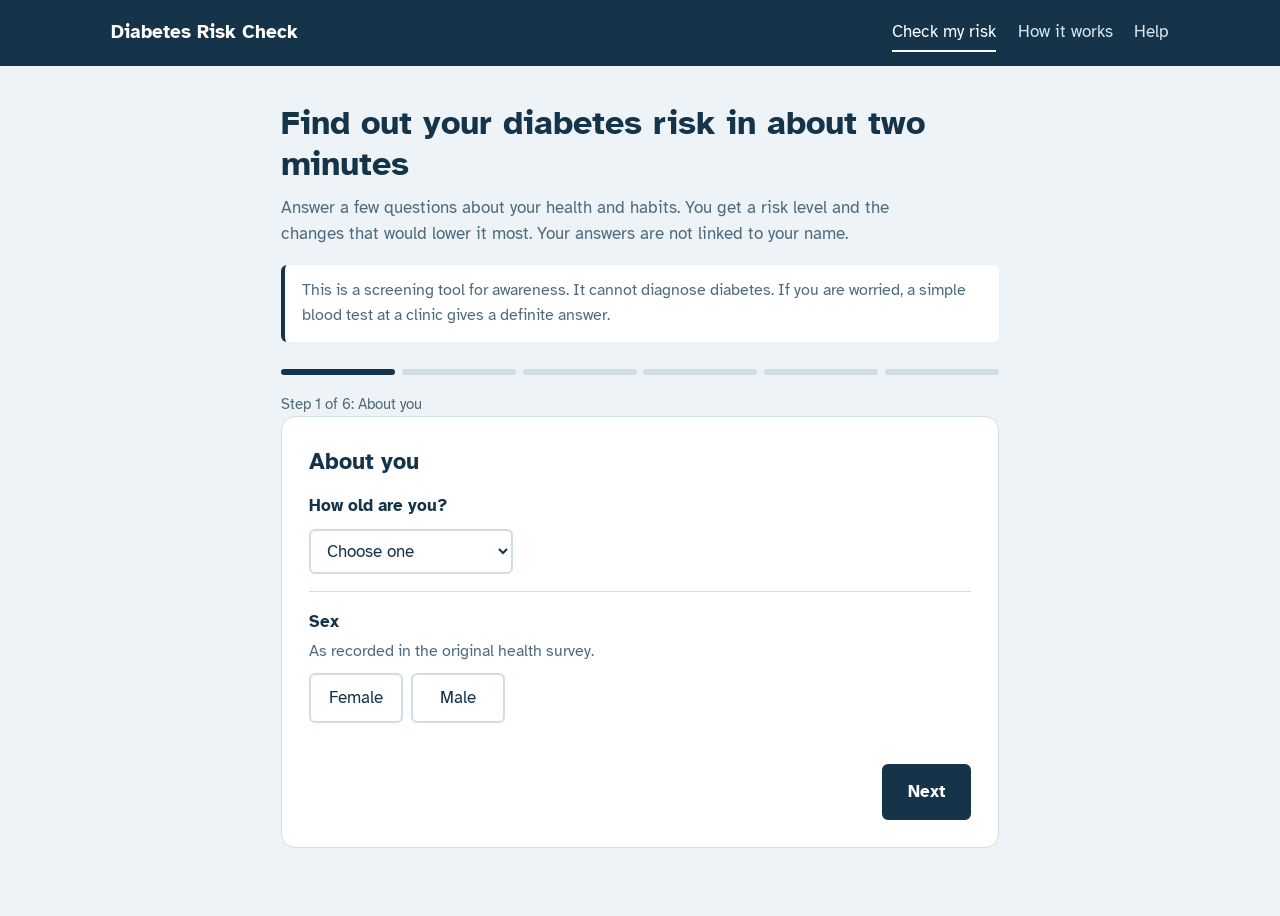
<file: frontend/html/index.html>
<!doctype html>
<html lang="en">
<head>
  <meta charset="utf-8">
  <meta name="viewport" content="width=device-width, initial-scale=1">
  <title>Diabetes Risk Check</title>
  <link rel="preconnect" href="https://fonts.googleapis.com">
  <link href="https://fonts.googleapis.com/css2?family=Atkinson+Hyperlegible:wght@400;700&display=swap" rel="stylesheet">
  <link rel="stylesheet" href="css/style.css">
</head>
<body>
  <header class="topbar"><div class="inner">
    <a class="brand" href="index.html">Diabetes Risk Check</a>
    <nav aria-label="Main">
      <a href="index.html" aria-current="page">Check my risk</a>
      <a href="pipeline.html">How it works</a>
      <a href="manual.html">Help</a>
    </nav>
  </div></header>

  <main>
    <section id="intro">
      <h1>Find out your diabetes risk in about two minutes</h1>
      <p class="lead">Answer a few questions about your health and habits. You get a risk level and the
        changes that would lower it most. Your answers are not linked to your name.</p>
      <p class="notice">This is a screening tool for awareness. It cannot diagnose diabetes. If you are worried,
        a simple blood test at a clinic gives a definite answer.</p>
    </section>

    <section id="wizard" aria-live="polite">
      <ol class="steps" id="steps" aria-hidden="true"></ol>
      <p class="step-count" id="step-count"></p>
      <form class="panel" id="form" novalidate>
        <div id="step-body"></div>
        <div class="actions">
          <button type="button" class="btn btn-ghost" id="back">Back</button>
          <button type="submit" class="btn btn-primary" id="next">Next</button>
        </div>
        <div class="error-box" id="form-error" role="alert" hidden></div>
      </form>
    </section>

    <section id="result" hidden aria-live="polite" tabindex="-1"></section>
  </main>

  <script src="js/config.js"></script>
  <script src="js/app.js"></script>
</body>
</html>
</file>
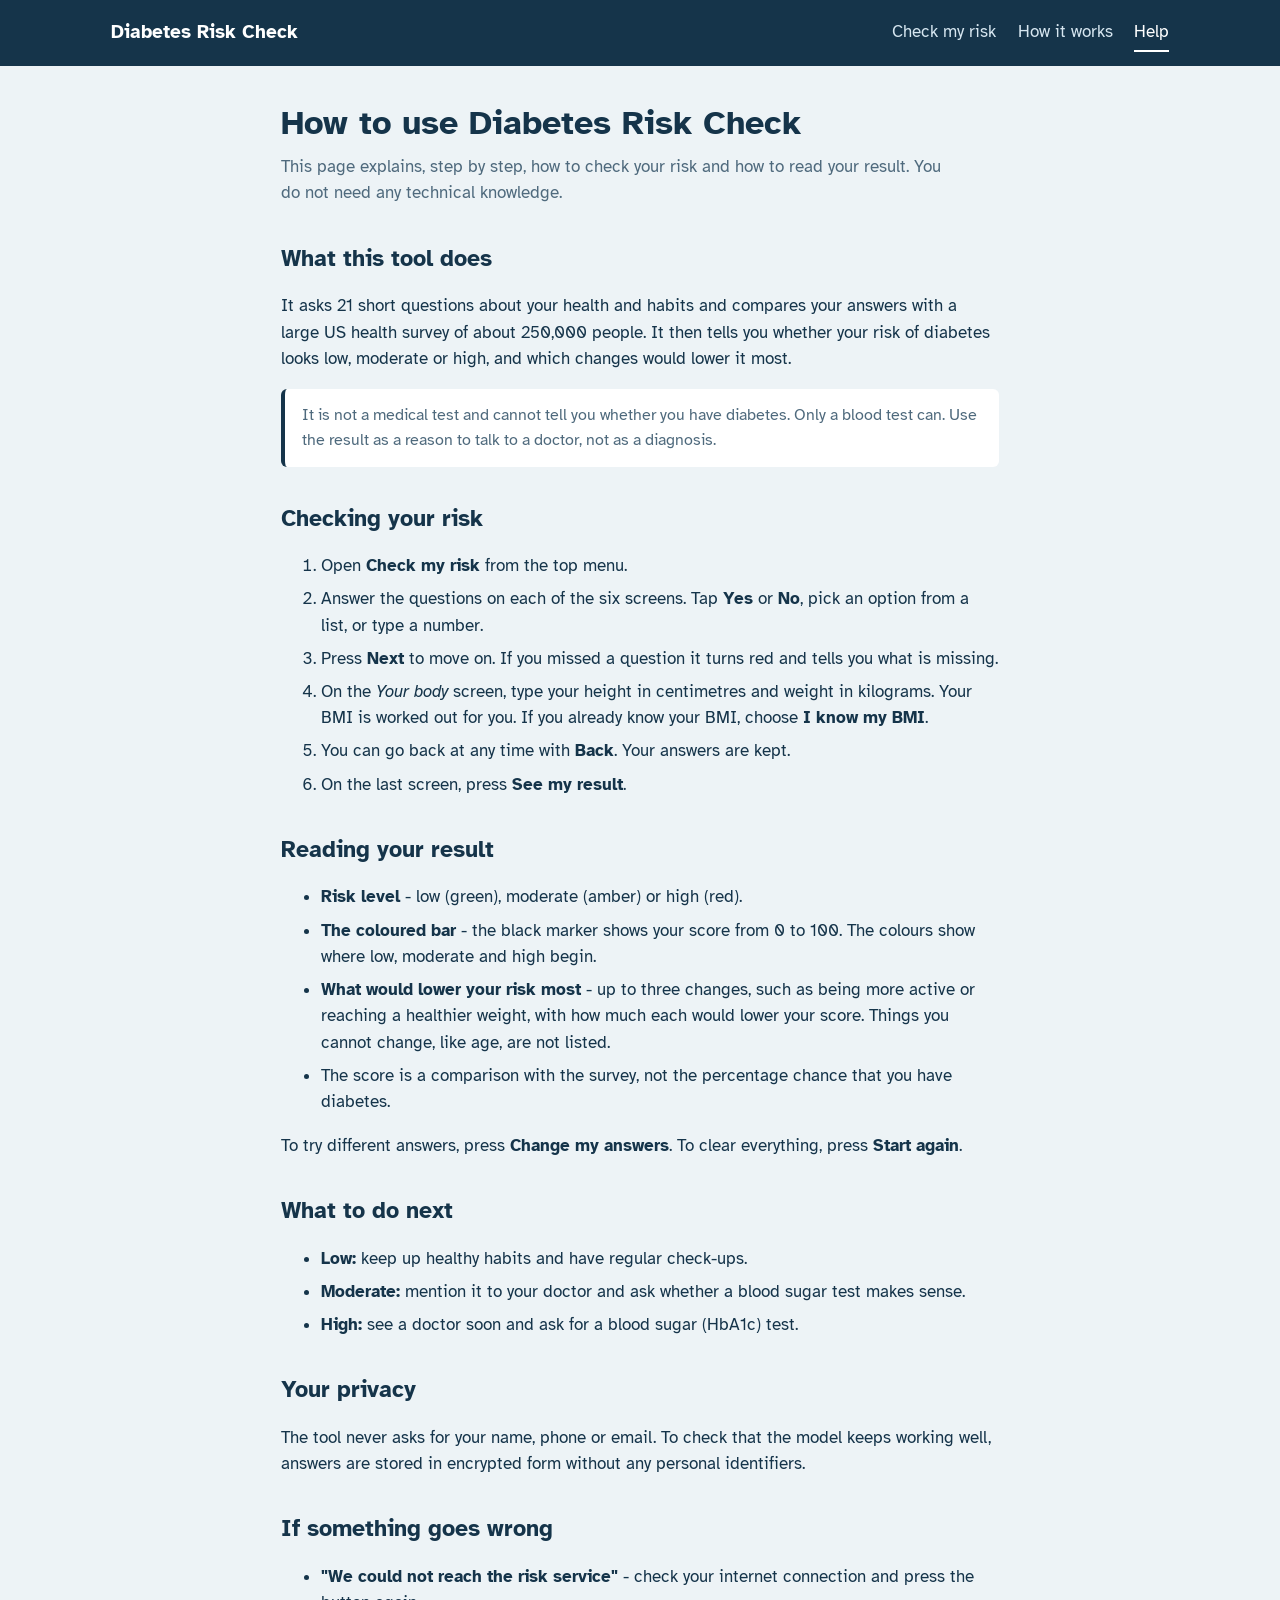
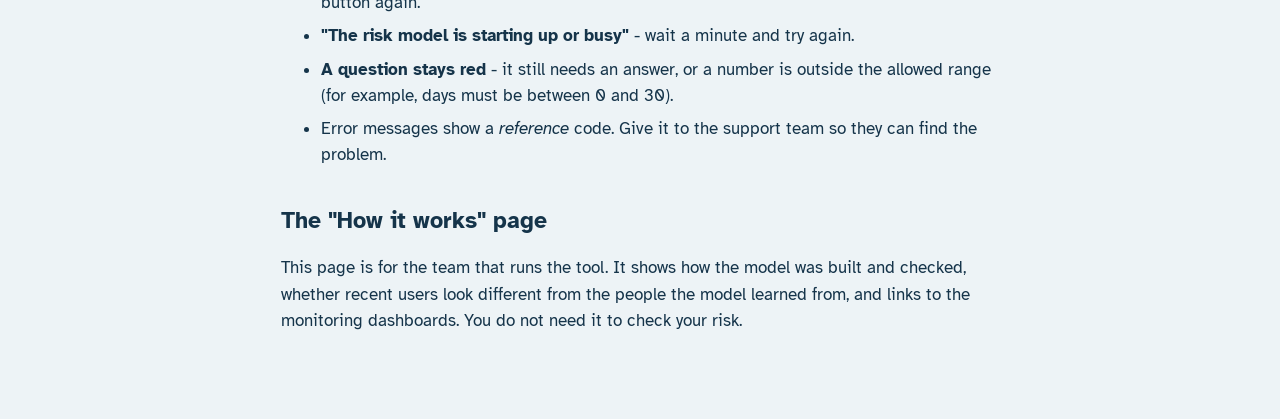
<file: frontend/html/manual.html>
<!doctype html>
<html lang="en">
<head>
  <meta charset="utf-8">
  <meta name="viewport" content="width=device-width, initial-scale=1">
  <title>Help - Diabetes Risk Check</title>
  <link rel="preconnect" href="https://fonts.googleapis.com">
  <link href="https://fonts.googleapis.com/css2?family=Atkinson+Hyperlegible:wght@400;700&display=swap" rel="stylesheet">
  <link rel="stylesheet" href="css/style.css">
</head>
<body>
  <header class="topbar"><div class="inner">
    <a class="brand" href="index.html">Diabetes Risk Check</a>
    <nav aria-label="Main">
      <a href="index.html">Check my risk</a>
      <a href="pipeline.html">How it works</a>
      <a href="manual.html" aria-current="page">Help</a>
    </nav>
  </div></header>

  <main class="manual">
    <h1>How to use Diabetes Risk Check</h1>
    <p class="lead">This page explains, step by step, how to check your risk and how to read your result.
      You do not need any technical knowledge.</p>

    <h2>What this tool does</h2>
    <p>It asks 21 short questions about your health and habits and compares your answers with a large
      US health survey of about 250,000 people. It then tells you whether your risk of diabetes looks
      low, moderate or high, and which changes would lower it most.</p>
    <p class="notice">It is not a medical test and cannot tell you whether you have diabetes. Only a blood
      test can. Use the result as a reason to talk to a doctor, not as a diagnosis.</p>

    <h2>Checking your risk</h2>
    <ol>
      <li>Open <strong>Check my risk</strong> from the top menu.</li>
      <li>Answer the questions on each of the six screens. Tap <strong>Yes</strong> or <strong>No</strong>,
        pick an option from a list, or type a number.</li>
      <li>Press <strong>Next</strong> to move on. If you missed a question it turns red and tells you what is missing.</li>
      <li>On the <em>Your body</em> screen, type your height in centimetres and weight in kilograms. Your BMI is worked
        out for you. If you already know your BMI, choose <strong>I know my BMI</strong>.</li>
      <li>You can go back at any time with <strong>Back</strong>. Your answers are kept.</li>
      <li>On the last screen, press <strong>See my result</strong>.</li>
    </ol>

    <h2>Reading your result</h2>
    <ul>
      <li><strong>Risk level</strong> - low (green), moderate (amber) or high (red).</li>
      <li><strong>The coloured bar</strong> - the black marker shows your score from 0 to 100. The colours show where
        low, moderate and high begin.</li>
      <li><strong>What would lower your risk most</strong> - up to three changes, such as being more active or reaching
        a healthier weight, with how much each would lower your score. Things you cannot change, like age, are not listed.</li>
      <li>The score is a comparison with the survey, not the percentage chance that you have diabetes.</li>
    </ul>
    <p>To try different answers, press <strong>Change my answers</strong>. To clear everything, press <strong>Start again</strong>.</p>

    <h2>What to do next</h2>
    <ul>
      <li><strong>Low:</strong> keep up healthy habits and have regular check-ups.</li>
      <li><strong>Moderate:</strong> mention it to your doctor and ask whether a blood sugar test makes sense.</li>
      <li><strong>High:</strong> see a doctor soon and ask for a blood sugar (HbA1c) test.</li>
    </ul>

    <h2>Your privacy</h2>
    <p>The tool never asks for your name, phone or email. To check that the model keeps working well, answers are
      stored in encrypted form without any personal identifiers.</p>

    <h2>If something goes wrong</h2>
    <ul>
      <li><strong>"We could not reach the risk service"</strong> - check your internet connection and press the button again.</li>
      <li><strong>"The risk model is starting up or busy"</strong> - wait a minute and try again.</li>
      <li><strong>A question stays red</strong> - it still needs an answer, or a number is outside the allowed range
        (for example, days must be between 0 and 30).</li>
      <li>Error messages show a <em>reference</em> code. Give it to the support team so they can find the problem.</li>
    </ul>

    <h2>The "How it works" page</h2>
    <p>This page is for the team that runs the tool. It shows how the model was built and checked, whether recent
      users look different from the people the model learned from, and links to the monitoring dashboards. You do
      not need it to check your risk.</p>
  </main>
</body>
</html>
</file>
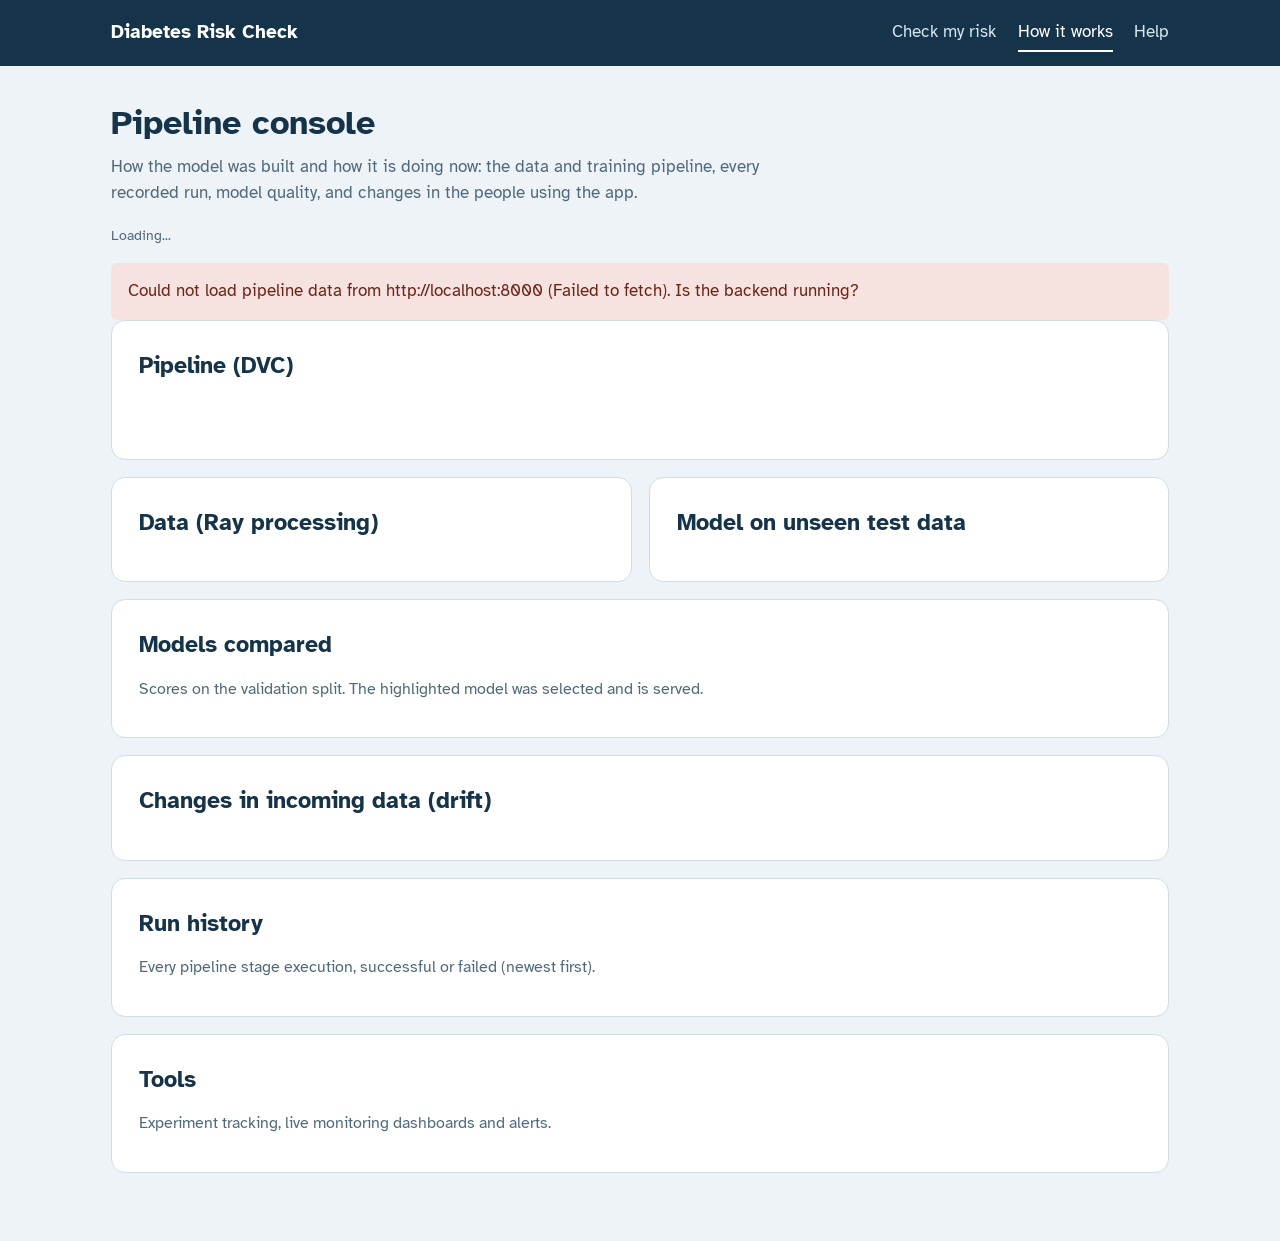
<file: frontend/html/pipeline.html>
<!doctype html>
<html lang="en">
<head>
  <meta charset="utf-8">
  <meta name="viewport" content="width=device-width, initial-scale=1">
  <title>How it works - pipeline console</title>
  <link rel="preconnect" href="https://fonts.googleapis.com">
  <link href="https://fonts.googleapis.com/css2?family=Atkinson+Hyperlegible:wght@400;700&display=swap" rel="stylesheet">
  <link rel="stylesheet" href="css/style.css">
</head>
<body>
  <header class="topbar"><div class="inner">
    <a class="brand" href="index.html">Diabetes Risk Check</a>
    <nav aria-label="Main">
      <a href="index.html">Check my risk</a>
      <a href="pipeline.html" aria-current="page">How it works</a>
      <a href="manual.html">Help</a>
    </nav>
  </div></header>

  <main class="wide">
    <h1>Pipeline console</h1>
    <p class="lead">How the model was built and how it is doing now: the data and training pipeline,
      every recorded run, model quality, and changes in the people using the app.</p>
    <p class="updated" id="updated">Loading...</p>
    <div class="error-box" id="error" role="alert" hidden></div>

    <section class="panel" style="margin-bottom:1rem">
      <h2>Pipeline (DVC)</h2>
      <div class="dag" id="dag"></div>
      <div class="kpis" id="run-summary"></div>
      <div id="other-jobs" class="small"></div>
    </section>

    <div class="grid">
      <section class="panel"><h2>Data (Ray processing)</h2><div id="data"></div></section>
      <section class="panel"><h2>Model on unseen test data</h2><div id="test"></div></section>
    </div>

    <section class="panel" style="margin-top:1rem">
      <h2>Models compared</h2>
      <p class="hint">Scores on the validation split. The highlighted model was selected and is served.</p>
      <div class="table-wrap" id="models"></div>
    </section>

    <section class="panel" style="margin-top:1rem">
      <h2>Changes in incoming data (drift)</h2>
      <div id="drift"></div>
    </section>

    <section class="panel" style="margin-top:1rem">
      <h2>Run history</h2>
      <p class="hint">Every pipeline stage execution, successful or failed (newest first).</p>
      <div class="table-wrap" id="runs"></div>
    </section>

    <section class="panel" style="margin-top:1rem">
      <h2>Tools</h2>
      <p class="hint">Experiment tracking, live monitoring dashboards and alerts.</p>
      <div class="tools" id="tools"></div>
    </section>
  </main>

  <script src="js/config.js"></script>
  <script src="js/pipeline.js"></script>
</body>
</html>
</file>
<file: frontend/html/css/style.css>
/* Diabetes Risk Check - shared styles. Palette and type are defined once here. */
:root {
  --ink: #15344a;          /* harbour blue: text, primary actions */
  --ink-soft: #4f6a7d;     /* secondary text */
  --wash: #edf3f6;         /* page background */
  --surface: #ffffff;
  --line: #cfdde5;
  --focus: #2a7bb8;
  --low: #3c8a68;          /* sage */
  --moderate: #c58a1c;     /* amber */
  --high: #b5432f;         /* brick */
  --low-bg: #e6f2ec; --moderate-bg: #f8efdc; --high-bg: #f6e3df;
  --radius-sm: 6px; --radius-lg: 14px;
  --font: "Atkinson Hyperlegible", "Segoe UI", system-ui, -apple-system, sans-serif;
}
* { box-sizing: border-box; }
html { font-size: 106.25%; }               /* 17px base: easier reading */
body { margin: 0; font-family: var(--font); color: var(--ink); background: var(--wash); line-height: 1.55; }
a { color: var(--focus); }
:focus-visible { outline: 3px solid var(--focus); outline-offset: 2px; }
@media (prefers-reduced-motion: reduce) { * { transition: none !important; animation: none !important; } }

/* ---------- top bar ---------- */
.topbar { background: var(--ink); color: #fff; }
.topbar .inner { max-width: 1100px; margin: 0 auto; padding: .8rem 1.25rem; display: flex; gap: 1.5rem;
  align-items: center; flex-wrap: wrap; }
.brand { font-weight: 700; font-size: 1.1rem; color: #fff; text-decoration: none; margin-right: auto; }
.topbar nav a { color: #d6e6f0; text-decoration: none; padding: .3rem 0; border-bottom: 2px solid transparent; }
.topbar nav a[aria-current="page"] { color: #fff; border-bottom-color: #fff; }
.topbar nav { display: flex; gap: 1.25rem; }

main { max-width: 760px; margin: 0 auto; padding: 2rem 1.25rem 4rem; }
main.wide { max-width: 1100px; }
h1 { font-size: 2rem; line-height: 1.2; margin: .2rem 0 .6rem; }
h2 { font-size: 1.35rem; margin: 0 0 .8rem; }
h3 { font-size: 1.05rem; margin: 1.2rem 0 .4rem; }
.lead { color: var(--ink-soft); max-width: 60ch; margin-top: 0; }
.notice { background: var(--surface); border-left: 4px solid var(--ink); padding: .8rem 1rem; border-radius: var(--radius-sm);
  color: var(--ink-soft); font-size: .95rem; }

/* ---------- stepper ---------- */
.steps { display: flex; gap: .4rem; list-style: none; padding: 0; margin: 1.6rem 0 1rem; }
.steps li { flex: 1; height: 6px; border-radius: 3px; background: var(--line); }
.steps li.done { background: var(--ink-soft); }
.steps li.current { background: var(--ink); }
.step-count { color: var(--ink-soft); font-size: .9rem; margin: 0; }

.panel { background: var(--surface); border-radius: var(--radius-lg); padding: 1.6rem; border: 1px solid var(--line); }
.question { padding: 1rem 0; border-top: 1px solid var(--line); }
.question:first-of-type { border-top: 0; padding-top: 0; }
.question > label, .question > .q-label { display: block; font-weight: 700; margin-bottom: .2rem; }
.hint { color: var(--ink-soft); font-size: .92rem; margin: 0 0 .55rem; }
.question.missing .q-label, .question.missing > label { color: var(--high); }
.question.missing .hint::after { content: " Please answer this question."; color: var(--high); font-weight: 700; }

/* yes / no and other choice groups: large touch targets */
.choices { display: flex; flex-wrap: wrap; gap: .5rem; }
.choices button { font: inherit; min-width: 5.5rem; padding: .6rem 1rem; border: 2px solid var(--line); background: #fff;
  color: var(--ink); border-radius: var(--radius-sm); cursor: pointer; }
.choices button:hover { border-color: var(--ink-soft); }
.choices button[aria-pressed="true"] { background: var(--ink); border-color: var(--ink); color: #fff; }
select, input[type="number"] { font: inherit; padding: .55rem .7rem; border: 2px solid var(--line); border-radius: var(--radius-sm);
  background: #fff; color: var(--ink); min-width: 12rem; }
.inline-inputs { display: flex; gap: 1rem; flex-wrap: wrap; align-items: flex-end; }
.inline-inputs label { font-weight: 400; display: flex; flex-direction: column; gap: .25rem; font-size: .95rem; }
.bmi-readout { font-size: .95rem; color: var(--ink-soft); margin-top: .5rem; }
.bmi-readout strong { color: var(--ink); }

.actions { display: flex; justify-content: space-between; gap: 1rem; margin-top: 1.4rem; }
.btn { font: inherit; font-weight: 700; padding: .75rem 1.4rem; border-radius: var(--radius-sm); cursor: pointer; border: 2px solid var(--ink); }
.btn-primary { background: var(--ink); color: #fff; }
.btn-primary:disabled { opacity: .6; cursor: wait; }
.btn-ghost { background: transparent; color: var(--ink); }
.link-btn { background: none; border: 0; font: inherit; color: var(--focus); text-decoration: underline; cursor: pointer; padding: 0; }

/* ---------- result ---------- */
.result-head { display: flex; align-items: baseline; gap: 1rem; flex-wrap: wrap; }
.result-level { font-size: 2.6rem; font-weight: 700; line-height: 1; margin: 0; }
.result-level.low { color: var(--low); } .result-level.moderate { color: var(--moderate); } .result-level.high { color: var(--high); }
.result-sub { color: var(--ink-soft); margin: .5rem 0 1.4rem; }

/* the dial: three zones sized by the model's own threshold, with a marker for this person */
.dial { position: relative; margin: 2.2rem 0 2.6rem; }
.dial-track { display: flex; height: 18px; border-radius: 9px; overflow: hidden; }
.dial-track .z-low { background: var(--low); } .dial-track .z-moderate { background: var(--moderate); }
.dial-track .z-high { background: var(--high); }
.dial-marker { position: absolute; top: -10px; width: 4px; height: 38px; background: var(--ink); border-radius: 2px;
  transform: translateX(-2px); transition: left .6s ease-out; }
.dial-marker span { position: absolute; top: -1.7rem; left: 50%; transform: translateX(-50%); white-space: nowrap;
  font-weight: 700; font-size: .95rem; }
.dial-labels { display: flex; justify-content: space-between; color: var(--ink-soft); font-size: .85rem; margin-top: .4rem; }

.factors { list-style: none; padding: 0; margin: 0; }
.factors li { padding: .8rem 1rem; border-radius: var(--radius-sm); background: var(--wash); margin-bottom: .5rem; }
.factors li strong { display: block; }
.factors .impact { display: block; color: var(--ink-soft); font-size: .9rem; margin-top: .2rem; }
.disclaimer { margin-top: 1.4rem; padding: .9rem 1rem; border-radius: var(--radius-sm); background: var(--moderate-bg); }
.error-box { margin-top: 1rem; padding: .9rem 1rem; border-radius: var(--radius-sm); background: var(--high-bg); color: #6d2418; }
.meta { color: var(--ink-soft); font-size: .8rem; margin-top: 1.2rem; }

/* ---------- pipeline console ---------- */
.grid { display: grid; grid-template-columns: repeat(auto-fit, minmax(320px, 1fr)); gap: 1rem; }
.dag { display: flex; align-items: stretch; gap: 0; overflow-x: auto; padding: .4rem 0 1rem; }
.dag-node { min-width: 170px; border: 2px solid var(--line); border-radius: var(--radius-sm); padding: .7rem .8rem; background: #fff; }
.dag-node.success { border-color: var(--low); } .dag-node.failed { border-color: var(--high); background: var(--high-bg); }
.dag-node.never { border-style: dashed; }
.dag-arrow { align-self: center; width: 34px; height: 2px; background: var(--ink-soft); position: relative; flex: none; }
.dag-arrow::after { content: ""; position: absolute; right: -1px; top: -4px; border-left: 8px solid var(--ink-soft);
  border-top: 5px solid transparent; border-bottom: 5px solid transparent; }
.dag-node .name { font-weight: 700; }
.dag-node .small { font-size: .82rem; color: var(--ink-soft); }
.pill { display: inline-block; padding: .05rem .55rem; border-radius: 999px; font-size: .8rem; font-weight: 700; }
.pill.success, .pill.passed, .pill.stable { background: var(--low-bg); color: var(--low); }
.pill.failed, .pill.significant { background: var(--high-bg); color: var(--high); }
.pill.moderate, .pill.running { background: var(--moderate-bg); color: #8a5f0f; }
.table-wrap { overflow-x: auto; }
table { border-collapse: collapse; width: 100%; font-size: .9rem; }
th, td { text-align: left; padding: .45rem .6rem; border-bottom: 1px solid var(--line); white-space: nowrap; }
th { color: var(--ink-soft); font-weight: 700; }
tr.best td { background: var(--low-bg); }
.kpis { display: flex; gap: 1.6rem; flex-wrap: wrap; margin-bottom: .6rem; }
.kpi .v { font-size: 1.5rem; font-weight: 700; display: block; }
.kpi .k { font-size: .85rem; color: var(--ink-soft); }
.tools { display: flex; gap: .6rem; flex-wrap: wrap; }
.tools a { padding: .45rem .9rem; border: 2px solid var(--ink); border-radius: var(--radius-sm); text-decoration: none; color: var(--ink); font-weight: 700; }
.updated { color: var(--ink-soft); font-size: .85rem; }

/* ---------- manual ---------- */
.manual h2 { margin-top: 2rem; }
.manual li { margin-bottom: .4rem; }

@media (max-width: 600px) {
  h1 { font-size: 1.6rem; }
  .panel { padding: 1.1rem; }
  .result-level { font-size: 2.1rem; }
  .topbar nav { width: 100%; justify-content: space-between; }
  .actions .btn { flex: 1; }
}
</file>
